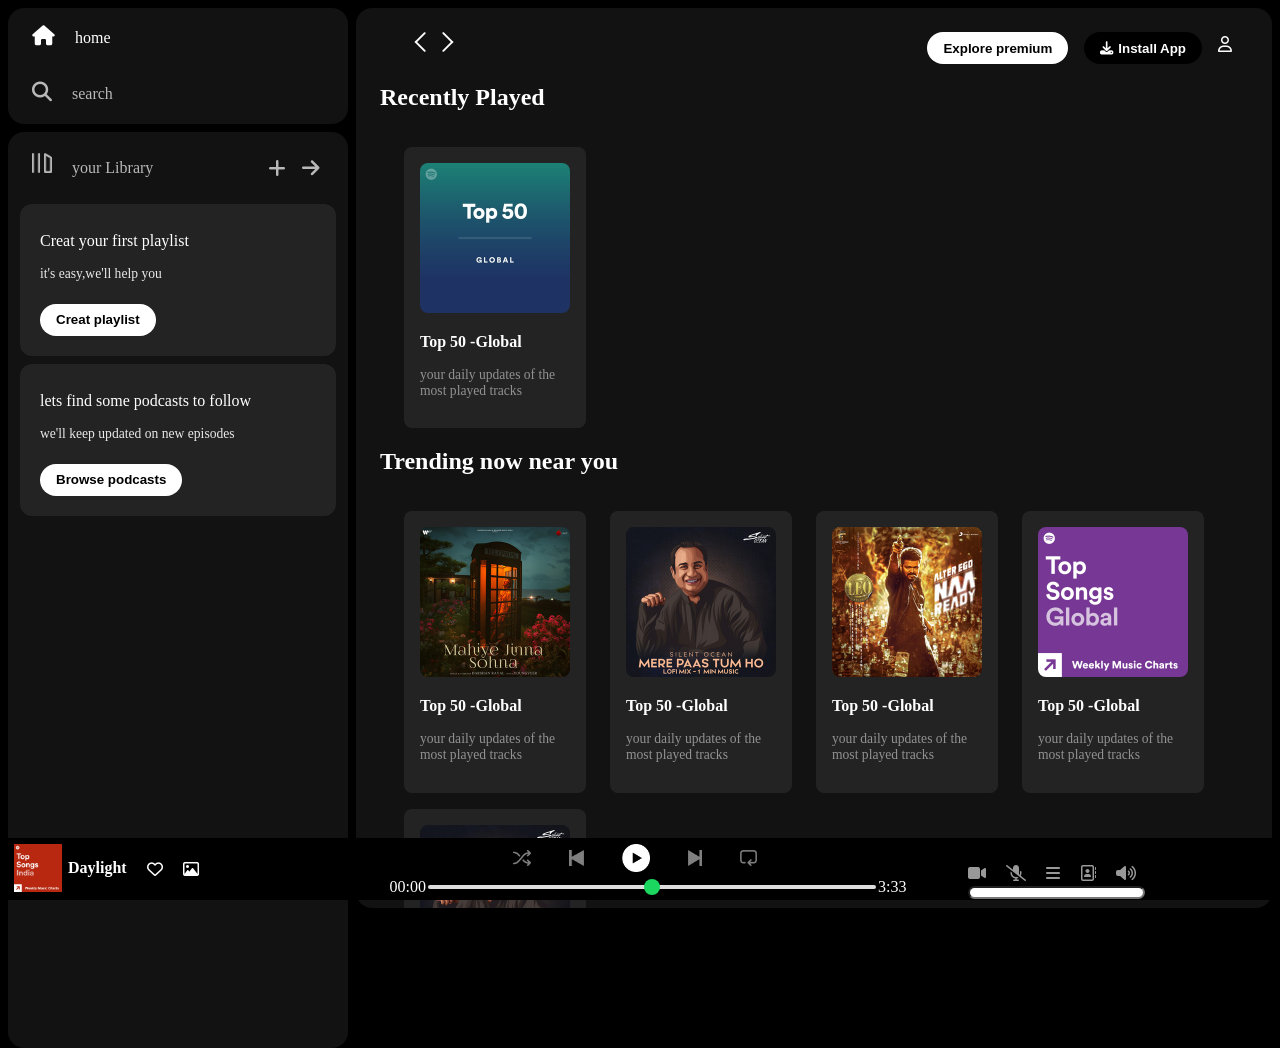
<file: task1/index.html>
<!DOCTYPE html>
<html lang="en">
<head>
    <meta charset="UTF-8">
    <meta name="viewport" content="width=device-width, initial-scale=1.0">
    <link rel="stylesheet" href="https://cdnjs.cloudflare.com/ajax/libs/font-awesome/6.7.2/css/all.min.css" integrity="sha512-Evv84Mr4kqVGRNSgIGL/F/aIDqQb7xQ2vcrdIwxfjThSH8CSR7PBEakCr51Ck+w+/U6swU2Im1vVX0SVk9ABhg==" crossorigin="anonymous" referrerpolicy="no-referrer" />
    <link rel="icon" href="./asset/logo.png">
    <link rel="stylesheet" href="style.css">
    <title>spotify - web player:music for everyone</title>
</head>
<body>
    <div class="main">
        <div class="sidebar">
            <div class="nav">
                <div class="nav-option" style="opacity: 1;">
                    <i class="fa-solid fa-house"></i> 
                    <a href="#">home</a>
                </div>

                <div class="nav-option">
                    <i class="fa-solid fa-magnifying-glass"></i>
                    <a href="#">search</a>
                </div>

            </div>
            <div class="library">
                <div class="options">
                    <div class="lib-option nav-option">
                        <img src="asset/library_icon.png" alt="">
                        <a href="#">your Library</a>
                    </div>
                    <div class="icons">
                        <i class="fa-solid fa-plus"></i>
                        <i class="fa-solid fa-arrow-right"></i>
                    </div>
                </div>
                <div class="lib-box">
                    <div class="box">
                        <p class="box-p1">Creat your first playlist</p>
                         <p class="box-p2">it's easy,we'll help you</p>
                        <button class="badge">Creat playlist</button>
                    </div>

                    <div class="box">
                        <p class="box-p1">lets find some podcasts to follow</p>
                         <p class="box-p2">we'll keep updated on new episodes</p>
                        <button class="badge">Browse podcasts</button>
                    </div>
                </div>
            </div>
        </div>
        <div class="main-content">
            <div class="sticky-nav">
                <div class="nav-sticky-icon">
                    <img src="./asset/backward_icon.png" alt="">
                <img src="./asset/forward_icon.png" alt="" class="hide">
                </div>
                
                <div class="nav-sticky-options">
                    <button class="badge nav-item hide">Explore premium</button>
                <button class="badge nav-item dark-badge"><i class="fa-solid fa-download " style="margin-right: 5px;"></i>Install App</button>
                <i class="fa-regular fa-user nav-item"></i>
                </div>
            </div>
            

                <h2>Recently Played</h2>
                <div class="cards-container">
                <div class="card">
                    <img src="./asset/card1img.jpeg" alt="" class="card-img">
                    <p class="card-title">Top 50 -Global</p>
                    <p class="card-info"> your daily updates of the most played tracks</p>
                </div>
                </div>


                <h2>Trending now near you</h2>
                <div class="cards-container">
                <div class="card">
                    <img src="./asset/card2img.jpeg" alt="" class="card-img">
                    <p class="card-title">Top 50 -Global</p>
                    <p class="card-info"> your daily updates of the most played tracks</p>
                </div>

                <div class="card">
                    <img src="./asset/card3img.jpeg" alt="" class="card-img">
                    <p class="card-title">Top 50 -Global</p>
                    <p class="card-info"> your daily updates of the most played tracks</p>
                </div>

                <div class="card">
                    <img src="./asset/card4img.jpeg" alt="" class="card-img">
                    <p class="card-title">Top 50 -Global</p>
                    <p class="card-info"> your daily updates of the most played tracks</p>
                </div>

                <div class="card">
                    <img src="./asset/card5img.jpeg" alt="" class="card-img">
                    <p class="card-title">Top 50 -Global</p>
                    <p class="card-info"> your daily updates of the most played tracks</p>
                </div>

                <div class="card">
                    <img src="./asset/card3img.jpeg" alt="" class="card-img">
                    <p class="card-title">Top 50 -Global</p>
                    <p class="card-info"> your daily updates of the most played tracks</p>
                </div>

                </div>

                <h2>Featured chats</h2>
                <div class="cards-container">
                <div class="card">
                    <img src="./asset/card5img.jpeg" alt="" class="card-img">
                    <p class="card-title">Top 50 -Global</p>
                    <p class="card-info"> your daily updates of the most played tracks</p>
                </div>

                <div class="card">
                    <img src="./asset/card6img.jpeg" alt="" class="card-img">
                    <p class="card-title">Top 50 -Global</p>
                    <p class="card-info"> your daily updates of the most played tracks</p>
                </div>

                <div class="card">
                    <img src="./asset/card1img.jpeg" alt="" class="card-img">
                    <p class="card-title">Top 50 -Global</p>
                    <p class="card-info"> your daily updates of the most played tracks</p>
                </div>

                </div>

          <div class="footer">
            <div class="line">

            </div>
          </div>
            
        </div>
        <div class="music-player">
            <div class="left">
                <img src="./asset/card6img.jpeg" alt=""  >
                <h4>Daylight</h4>
               

                
              
               
                <i class="fa-regular fa-heart heart-icon"></i>
                <i class="fa-regular fa-image heart-icon"></i>
            </div>

            <div class="player">
                <div class="player-controls">
                    <img src="./asset/player_icon1.png"  class="player-control-icon">
                    <img src="./asset/player_icon2.png"  class="player-control-icon">
                    <img src="./asset/player_icon3.png"  class="player-control-icon" style="opacity: 1; height: 1.75rem;" >
                    <img src="./asset/player_icon4.png"  class="player-control-icon">
                    <img src="./asset/player_icon5.png"  class="player-control-icon">
                </div>

                <div class="playback-bar">
                    <span class="curr-time">00:00</span>
                    <input type="range" min="0" max="100" class="progress-bar">
                    <span class="tot-time">3:33</span>
                </div>
                

            </div>

            <div class="control">
                <i class="fa-solid fa-video control-icons"></i>
                <i class="fa-solid fa-microphone-slash control-icons"></i>
                <i class="fa-solid fa-bars control-icons"></i>
                <i class="fa-regular fa-address-book control-icons"></i>
                <i class="fa-solid fa-volume-high control-icons"></i>
                <input type="range " class="range-bar">


            </div>
        </div>
    </div>
    
</body>
</html>
</file>
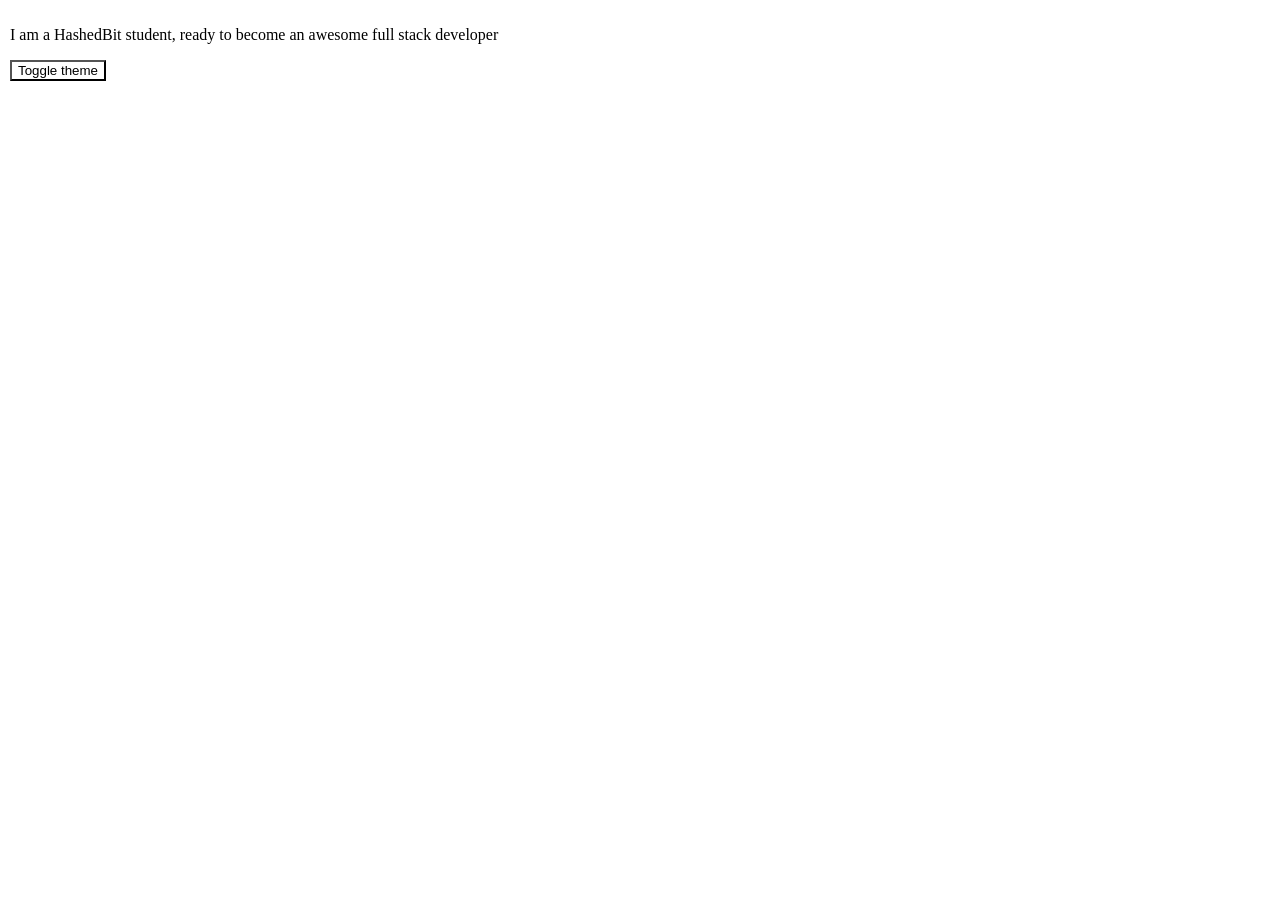
<file: task4/q1.html>
<!DOCTYPE html>
<html lang="en">
<head>
    <meta charset="UTF-8">
    <meta name="viewport" content="width=device-width, initial-scale=1.0">
    <title>Document</title>
    <link rel="stylesheet" href="q1.css">
</head>
<body>
    <div id="app" class="day">
        <p>I am a HashedBit student, ready to become an awesome full stack developer</p>
        <button onclick="swapTheme()" id="swap" class="button_day">Toggle theme</button>
    </div>
    <script src="q1.js"></script>
</body>
</html>
</file>
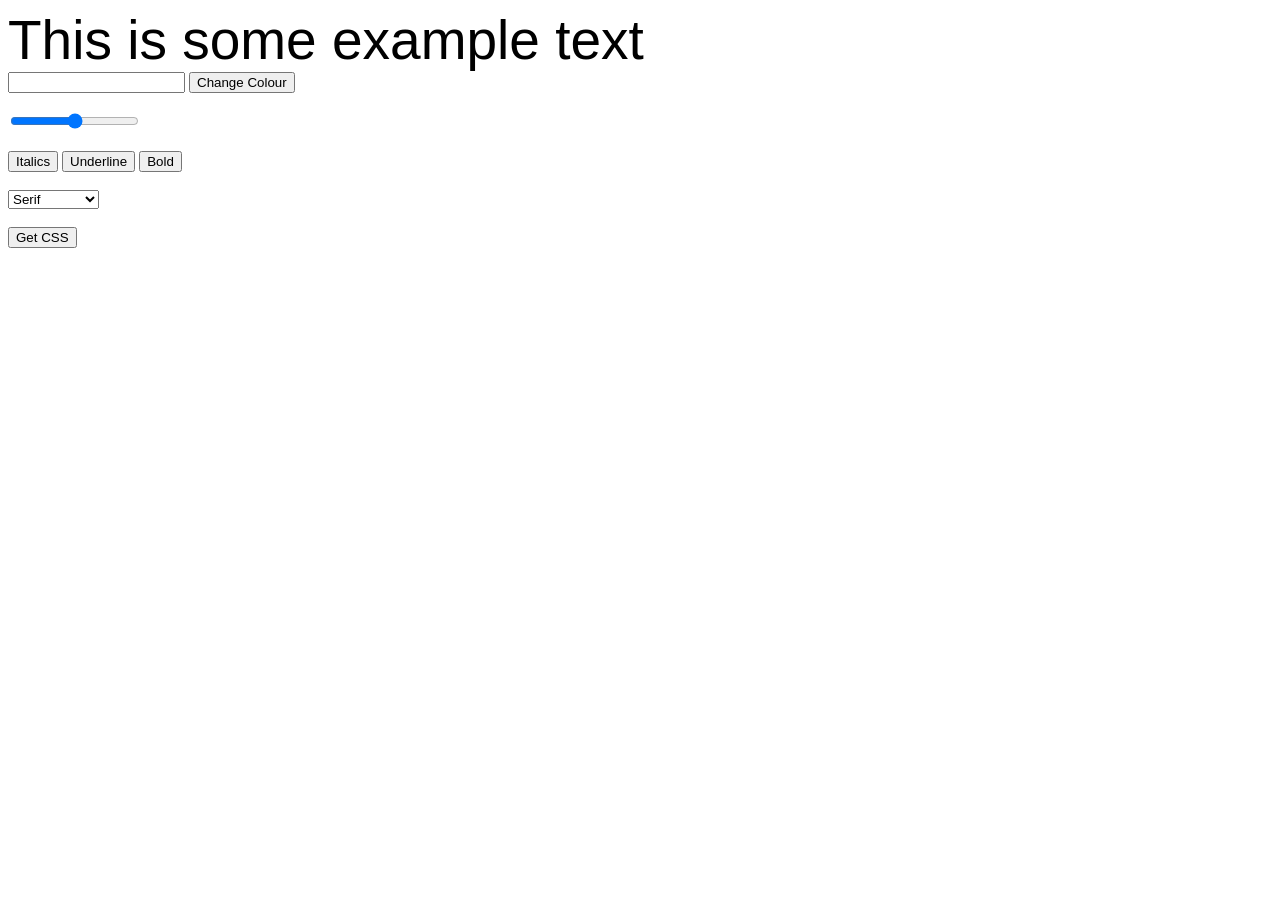
<file: task4/q4.html>
<!DOCTYPE html>
<html lang="en">
<head>
    <meta charset="UTF-8">
    <meta name="viewport" content="width=device-width, initial-scale=1.0">
    <title>Document</title>
    <link rel="stylesheet" href="q4.css">
</head>
<body>
    <div class='text-here' id='text-container'>This is some example text</div>


<input type="text" id="colorbox">

<button id="colorchange">Change Colour</button>

<br><br>

<input type="range" id="fontsize" min="10" max="100" value="55">
<br><br>


<button id="italic" class="stylebt">Italics</button>
<button id="underline" class="stylebt">Underline</button>
<button id="bold" class="stylebt">Bold</button>

<br><br>


<select id="list">
        <option value="serif">Serif</option>
        <option value="sans-serif">Sans-Serif</option>
        <option value="monospace">Monospace</option>
        <option value="cursive">Cursive</option>
        <option value="fantasy">Fantasy</option>
    </select>


<br><br>

<button id="getstyle">Get CSS</button>

<br><br>
<p id="css-props"></p>


<script src="q4.js"></script>
</body>
</html>
</file>
<file: task1/style.css>
body{
    margin: 0;
    background-color: black;
    color: white;
    overflow: hidden;
}
.main{
    display: flex;
    height: 100vh;
    padding: 0.5rem;
}
.sidebar{
    background-color:#000;
    width: 340px;
    border-radius: 1rem;
    margin-right: 0.5rem;

}
.main-content{
    background-color: #121212;
    flex: 1;
    border-radius: 1rem;
    overflow: auto;
    padding: 0 1.5rem 0 1.5rem;
}
.music-player{
    background-color:#000;
    position: fixed;
    bottom: 0px;
    width: 100%;
    height: 62px;
}
a{
    text-decoration: none;
    color: white;
}
.nav{
    background-color: #121212;
    border-radius: 1rem;
    display: flex;
    flex-direction: column;
    justify-content: center;
    height: 100px;
    padding: 0.5rem 0.75rem;
}
.nav-option{
    line-height: 2.5rem;
    opacity: 0.7;
    padding: 0.5rem 0.75rem;
}
.nav-option:hover{
    opacity: 1;
}
.nav-option i{
    font-size: 1.25rem;
}
.nav-option a{
    font-size: 1rem;
   margin-left: 1rem;
}
.library{
    background-color: #121212;
    border-radius: 1rem;
    height: 100%;
   margin-top: 0.5rem;
   padding: 0.5rem 0.75rem;
}
.options{
    display: flex;
    justify-content: space-between;
    align-items: center;
}
.lib-option img{
    height: 1.25rem;
    width: 1.25rem;
}
.icons{
    font-size: 1.25rem;
    display: flex;
}
.icons i{
    opacity: 0.7;
    margin-right: 1rem;
}
.icons i:hover{
    opacity: 1;
}
.box{
    background-color: #232323;
    height: 8rem;
    border-radius: 0.75rem;
    margin: 0.5rem 0 0.5rem 0;
    padding: 0.75rem 1.25rem;
}
.box-p1{

    font-size: 1rem;
    font-weight: 500;
}
.box-p2{
    font-size: 0.85rem;
    opacity: 0.9;
}
.badge{
    background-color: #fff;
    border: none;
    border-radius: 100px;
    padding: 0.25rem 1rem;
    font-weight: 700;
    margin-top: 0.5rem;
    height: 2rem;
}
.sticky-nav{
  position: sticky; 
  top: 0; 
  background-color: #121212;
  display: flex;
  justify-content: space-between;
  align-items: center;
  padding: 1rem 0 0 1rem;
  z-index: 10;
}
.nav-sticky-icon {
    margin-left: 0.75rem;
}
.nav-sticky-options{
    display: flex;
    justify-content: center;
    align-items: center;
}
.nav-item{
    margin-right: 1rem;
}
.dark-badge{
    background-color: #000;
    color: #fff;
}
@media (max-width: 1000px){
    .hide{
        display: none;
    }
}
.card{
    background-color: #232323;
    width: 150px;
    border-radius: 0.5rem;
    padding: 1rem;
    margin-left: 1.5rem;
    margin-top: 1rem;
}
.cards-container{
    display: flex;
    flex-wrap: wrap;
}
.card-img{
    width: 100%;
    border-radius: 0.5rem;
}
.card-title{
    font-weight: 600;
}
.card-info{
    font-size: 0.85rem;
    opacity: 0.5;
}
.footer{
    height: 300px;
    display: flex;
    justify-content: center;
    align-items: center;
}
.line{
    height: 50%;
    width: 90%;
    border-top: 2px solid white;
    opacity: 0.4;
    
}
.left{
   
    width: 25%;
    display: flex;
}
.music-player img{
    height: 3rem;
    margin: 6px;
}
.heart-icon{
    display: flex;
    justify-content: center;
    align-items: center;
    margin-left: 20px;
}
.music-player{
    display: flex;
}
.player{
    width: 50%;
}
.control{
    width: 25%;
}
.player-controls img{
    height: 1rem;
    margin-right: 2rem;
    opacity: 0.5;
}
.player-controls{
    display: flex;
    justify-content: center;
    align-items: center;
}
.player-controls img:hover{
    opacity: 1;
}
.playback-bar{
    display: flex;
    justify-content: center;
    align-items: center;
}
.progress-bar{
    width: 70%;
    appearance: none;
    background-color: transparent;
    cursor: pointer;
}
.progress-bar::-webkit-slider-runnable-track{
    background-color: #ddd;
    border-radius: 100px;
    height: 0.2rem;
}
.progress-bar::-webkit-slider-thumb{
    appearance: none;
    height: 1rem;
    width: 1rem;
    background-color: #1bd760;
    border-radius: 50%;
    margin-top: -6px;
}
.control-icons{
   margin: 1.70rem 1rem 0 0 ;
   opacity: 0.6;
    
}
.range-bar{
    appearance: none;
    border-radius: 100px;
    height: 0.4rem;
}
</file>
<file: task4/q1.css>
.day {
    background-color: white;
    color: black;
}

.night {
    background-color: black;
    color: gold;
}

.button_night {
    background-color: darkblue;
    color: white;
}

.button_day{
    background-color: white;
    color: black;
}

html, body {
    margin: 0px;
    height: 100%;
}

#app {
    height: 100%;
    padding: 10px;
}
</file>
<file: task4/q4.css>
.text-here {
    font-size: 55px;
    font-family: sans-serif;
    color: black;
    text-decoration: none;
    font-style: normal;
    font-weight: normal;
    line-height: normal;
    text-align: left;
    letter-spacing: normal;
    word-spacing: normal;
}
</file>
